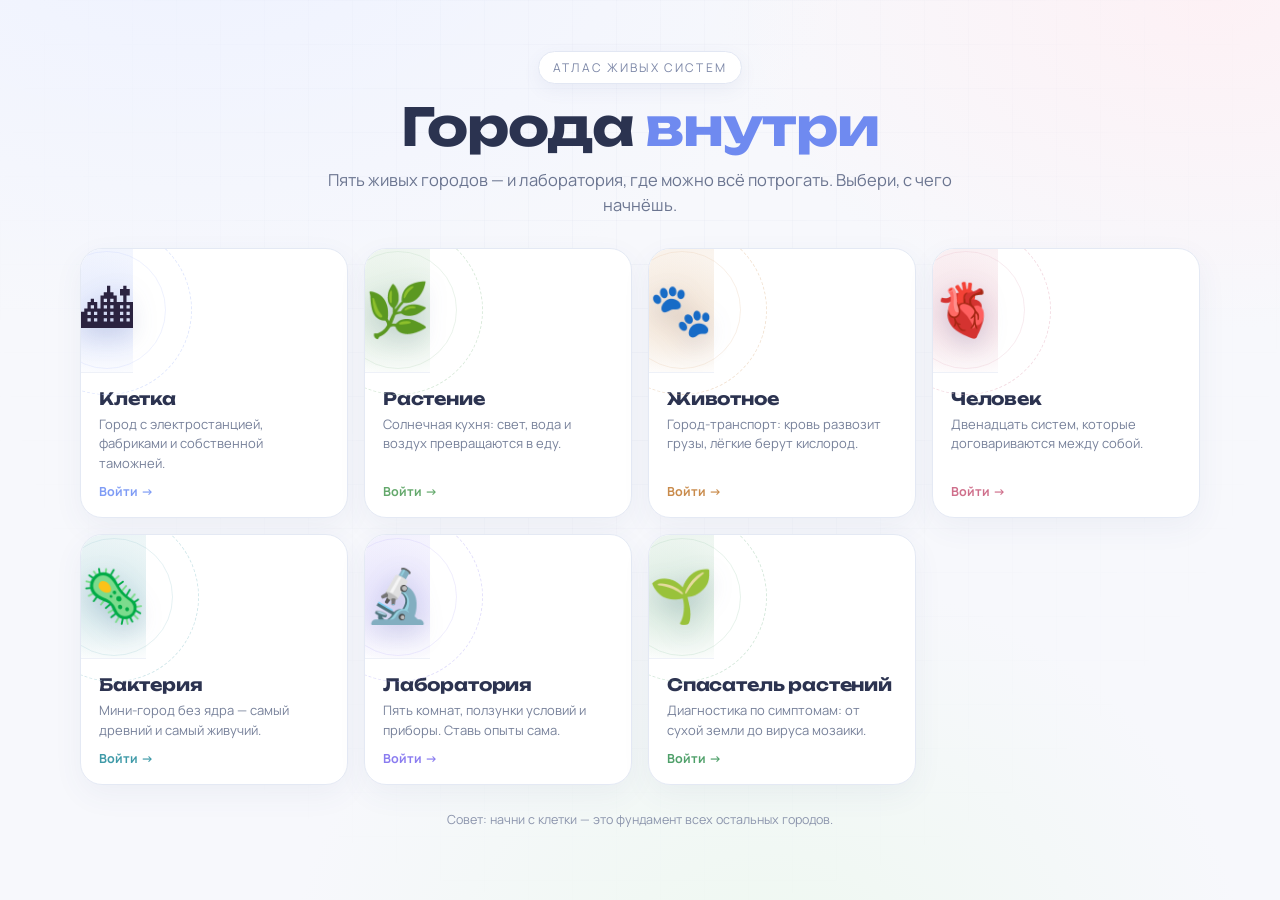
<file: index.html>
<!DOCTYPE html>
<html lang="ru">
<head>
<meta charset="utf-8">
<meta name="viewport" content="width=device-width, initial-scale=1, viewport-fit=cover">
<title>Города внутри — атлас живых систем</title>
<meta name="description" content="Атлас живых систем: клетка, растение, животное, человек и бактерия как города. Лаборатория опытов и спасатель растений.">
<link rel="preconnect" href="https://fonts.googleapis.com">
<link rel="preconnect" href="https://fonts.gstatic.com" crossorigin>
<link href="https://fonts.googleapis.com/css2?family=Manrope:wght@400;500;600;700&family=Unbounded:wght@500;600;700&display=swap" rel="stylesheet">
<link rel="stylesheet" href="css/style.css?v=20261118f">
<link rel="stylesheet" href="css/extras.css?v=20261118f">
<link rel="stylesheet" href="css/lab.css?v=20261118f">
<link rel="stylesheet" href="css/atlas.css?v=20261118f">
<link rel="stylesheet" href="css/rescue.css?v=20261119a">
<link rel="stylesheet" href="css/profile.css?v=20261119c">
</head>
<body>
<div class="app">
  <header class="topbar">
    <div class="brand">
      <div class="brand-mark">🏙</div>
      <div>
        <h1>Города внутри</h1>
        <p>Атлас живых систем · клетка как город</p>
      </div>
    </div>
    <div class="controls">
      <button class="btn" id="profileBtn" title="Профиль"><span class="pf-chip">🙂</span><span class="lbl">Профиль</span></button>
      <button class="btn" id="atlasBtn"><span>🗺</span><span class="lbl">Атлас</span></button>
      <button class="btn" id="eyeBtn"><span>🔬</span><span class="lbl">Окуляр</span></button>
      <button class="btn" id="night"><span>🌙</span><span class="lbl">Ночь</span></button>
    </div>
  </header>

  <nav class="tabs" aria-label="Системы">
    <button class="tab on" data-sys="cell"><span>🏙</span>Клетка</button>
    <button class="tab" data-sys="plant"><span>🌿</span>Растение</button>
    <button class="tab" data-sys="animal"><span>🐾</span>Животное</button>
    <button class="tab" data-sys="human"><span>🫀</span>Человек</button>
    <button class="tab" data-sys="bacteria"><span>🦠</span>Бактерия</button>
    <button class="tab" data-sys="lab"><span>🔬</span>Лаборатория</button>
    <button class="tab" data-sys="rescue"><span>🌱</span>Спасатель</button>
  </nav>

  <div class="stage-wrap">
    <div class="stage" id="stage"></div>
    <div class="hint" id="hint">Наведи или нажми на здание — расскажу, что это 👆</div>
    <aside class="panel" id="panel" aria-live="polite"></aside>
  </div>

  <nav class="chips" id="chips" aria-label="Объекты города"></nav>
  <div class="lab" id="lab"></div>
  <div class="rescue" id="rescue"></div>
  <div class="photo" id="photo"></div>
  <div class="eye" id="eye"></div>
  <div class="atlas" id="atlas"></div>
  <div class="profile" id="profile"></div>
  <div class="toast" id="toast" role="status"></div>
</div>
<script src="js/data.js?v=20261118f"></script>
<script src="js/plant-data.js?v=20261118f"></script>
<script src="js/animal-data.js?v=20261118f"></script>
<script src="js/human-data.js?v=20261118f"></script>
<script src="js/bacteria-data.js?v=20261118f"></script>
<script src="js/extra-data.js?v=20261118f"></script>
<script src="js/scenes.js?v=20261118f"></script>
<script src="js/app.js?v=20261118f"></script>
<script src="js/plant-scene.js?v=20261118f"></script>
<script src="js/animal-scene.js?v=20261118f"></script>
<script src="js/human-scene.js?v=20261118f"></script>
<script src="js/bacteria-scene.js?v=20261118f"></script>
<script src="js/rescue-data.js?v=20261118f"></script>
<script src="js/boot.js?v=20261118f"></script>
<script src="js/extras.js?v=20261118f"></script>
<script src="js/lab-data.js?v=20261118f"></script>
<script src="js/lab.js?v=20261118f"></script>
<script src="js/rescue.js?v=20261118f"></script>
<script src="js/photo-credits.js?v=20261119b"></script>
<script src="js/photo.js?v=20261119b"></script>
<script src="js/profile.js?v=20261119d"></script>
<script src="js/eye.js?v=20261118f"></script>
<script src="js/atlas.js?v=20261118f"></script>
</body>
</html>
</file>
<file: css/style.css>
:root{
  --ink:#2b2340;
  --ink-soft:#5a5273;
  --card:rgba(255,255,255,.72);
  --card-strong:rgba(255,255,255,.9);
  --line:rgba(75,55,90,.12);
  --accent:#ff8f6b;
  --accent-2:#8f7bf0;
  --warm:#ffcf86;
}

*{box-sizing:border-box}
html,body{height:100%}
body{
  margin:0;
  font-family:Manrope,system-ui,-apple-system,"Segoe UI",sans-serif;
  color:var(--ink);
  background:
    radial-gradient(120% 80% at 50% -10%, #fff6e8 0%, #ffe6d4 32%, #e6dcf7 62%, #cfc9f0 100%);
  overflow:hidden;
  transition:background .8s ease, color .6s ease;
  -webkit-font-smoothing:antialiased;
}
body.night{
  color:#eae6ff;
  background:
    radial-gradient(120% 80% at 50% -10%, #1b2350 0%, #131a3c 35%, #0b1026 70%, #070a18 100%);
}

.app{position:relative;display:grid;grid-template-rows:auto auto minmax(0,1fr) auto;height:100dvh;height:100vh}

/* ---------- top bar ---------- */
.topbar{
  display:flex;align-items:center;justify-content:space-between;gap:16px;
  padding:14px 22px 6px;
  z-index:6;
}
.brand{display:flex;align-items:center;gap:12px;min-width:0}
.brand-mark{
  width:44px;height:44px;flex:0 0 auto;display:grid;place-items:center;
  font-size:22px;border-radius:14px;
  background:linear-gradient(160deg,#fff8ec,#ffe3c8);
  box-shadow:0 8px 20px rgba(180,120,80,.22), inset 0 0 0 1px rgba(255,255,255,.9);
}
body.night .brand-mark{background:linear-gradient(160deg,#2b3360,#1b2246);box-shadow:0 8px 20px rgba(0,0,0,.4), inset 0 0 0 1px rgba(255,255,255,.08)}
.brand h1{
  margin:0;font-family:Unbounded,Manrope,sans-serif;font-weight:700;
  font-size:clamp(16px,2.2vw,22px);letter-spacing:-.02em;
  background:linear-gradient(92deg,#3b2a56,#8f5bd0 55%,#ff8f6b);
  -webkit-background-clip:text;background-clip:text;color:transparent;
}
body.night .brand h1{background:linear-gradient(92deg,#fff0d6,#c8b6ff 55%,#ff9f7d);-webkit-background-clip:text;background-clip:text}
.brand p{margin:2px 0 0;font-size:12.5px;color:var(--ink-soft);white-space:nowrap;overflow:hidden;text-overflow:ellipsis}
body.night .brand p{color:#a9a5cf}

.controls{display:flex;align-items:center;gap:8px}
.btn{
  font-family:inherit;font-size:13.5px;font-weight:600;color:var(--ink);
  border:1px solid rgba(255,255,255,.8);
  background:rgba(255,255,255,.62);
  backdrop-filter:blur(10px);
  padding:9px 14px;border-radius:13px;cursor:pointer;
  display:inline-flex;align-items:center;gap:7px;
  box-shadow:0 6px 16px rgba(120,90,140,.13);
  transition:transform .15s ease, background .2s ease, box-shadow .2s ease;
}
.btn:hover{transform:translateY(-1px);background:rgba(255,255,255,.85);box-shadow:0 10px 22px rgba(120,90,140,.18)}
.btn:active{transform:translateY(0)}
.btn.on{background:linear-gradient(140deg,#ffb184,#ff8f6b);color:#fff;box-shadow:0 8px 20px rgba(255,143,107,.4)}
body.night .btn{color:#e9e5ff;background:rgba(58,66,116,.55);border-color:rgba(255,255,255,.12);box-shadow:0 6px 16px rgba(0,0,0,.3)}
body.night .btn.on{background:linear-gradient(140deg,#7f6cf0,#5b4bd6);color:#fff}
.btn-icon{padding:9px 11px}

/* ---------- stage ---------- */
.stage-wrap{position:relative;min-height:0;padding:0 10px}
.stage{width:100%;height:100%}
.stage svg{width:100%;height:100%;display:block;overflow:visible}

.hint{
  position:absolute;left:50%;bottom:10px;transform:translateX(-50%);
  padding:9px 16px;border-radius:999px;font-size:13px;font-weight:600;
  color:#5c4a52;background:rgba(255,255,255,.7);backdrop-filter:blur(8px);
  box-shadow:0 8px 20px rgba(120,80,90,.15);
  pointer-events:none;transition:opacity .5s ease, transform .5s ease;
  white-space:nowrap;max-width:92vw;overflow:hidden;text-overflow:ellipsis;
}
body.night .hint{color:#ded9ff;background:rgba(40,46,88,.65)}
.hint.hide{opacity:0;transform:translate(-50%,10px)}

/* ---------- panel ---------- */
.panel{
  position:absolute;top:8px;right:18px;width:352px;max-height:calc(100% - 24px);
  overflow:auto;padding:22px 22px 20px;border-radius:24px;
  background:var(--card-strong);backdrop-filter:blur(18px) saturate(1.2);
  box-shadow:0 22px 50px rgba(90,60,110,.22), inset 0 0 0 1px rgba(255,255,255,.7);
  opacity:0;transform:translateX(26px) scale(.98);pointer-events:none;
  transition:opacity .32s ease, transform .32s cubic-bezier(.2,.8,.3,1);
  z-index:5;
}
.panel.open{opacity:1;transform:none;pointer-events:auto}
body.night .panel{background:rgba(26,32,64,.9);box-shadow:0 22px 50px rgba(0,0,0,.5), inset 0 0 0 1px rgba(255,255,255,.08)}
.panel::-webkit-scrollbar{width:6px}
.panel::-webkit-scrollbar-thumb{background:rgba(120,100,150,.25);border-radius:99px}

.panel-kicker{
  display:inline-block;font-size:10.5px;font-weight:700;letter-spacing:.14em;text-transform:uppercase;
  color:#b4603f;background:linear-gradient(120deg,#ffe9d2,#ffd9c2);
  padding:5px 10px;border-radius:8px;margin-bottom:10px;
}
body.night .panel-kicker{color:#ffc9a8;background:rgba(255,160,110,.16)}
.panel h2{
  margin:0 0 8px;font-family:Unbounded,Manrope,sans-serif;font-weight:600;
  font-size:23px;line-height:1.2;letter-spacing:-.02em;
}
.panel-lead{margin:0 0 16px;font-size:14.5px;line-height:1.5;color:#4b4468}
body.night .panel-lead{color:#c3bee6}
.panel-section{margin:0 0 14px}
.panel-section h3{
  margin:0 0 5px;font-size:10.5px;font-weight:700;letter-spacing:.13em;
  text-transform:uppercase;color:#9b8fb8;
}
.panel-section p{margin:0;font-size:13.6px;line-height:1.58;color:#37304f}
body.night .panel-section p{color:#cfcaef}
.fact{
  display:flex;gap:10px;align-items:flex-start;margin-top:16px;
  padding:12px 14px;border-radius:16px;
  background:linear-gradient(140deg,#fff6e2,#ffeacb);
  box-shadow:inset 0 0 0 1px rgba(230,180,110,.35);
}
body.night .fact{background:linear-gradient(140deg,rgba(255,200,120,.12),rgba(255,160,110,.07));box-shadow:inset 0 0 0 1px rgba(255,200,140,.16)}
.fact-ico{font-size:15px;line-height:1.45}
.fact p{margin:0;font-size:12.8px;line-height:1.55;color:#5b4630}
body.night .fact p{color:#f0dcc0}

.panel-close{
  position:absolute;top:14px;right:14px;width:30px;height:30px;border-radius:10px;
  border:0;background:rgba(120,100,150,.09);color:#6b5f88;font-size:18px;line-height:1;
  cursor:pointer;display:grid;place-items:center;transition:background .2s;
}
.panel-close:hover{background:rgba(120,100,150,.18)}
body.night .panel-close{color:#cfcaef;background:rgba(255,255,255,.08)}

/* ---------- chips ---------- */
.chips{
  display:flex;gap:8px;overflow-x:auto;padding:10px 20px 16px;
  scrollbar-width:none;z-index:6;
}
.chips::-webkit-scrollbar{display:none}
.chip{
  flex:0 0 auto;font-family:inherit;font-size:12.5px;font-weight:600;
  color:#5a5170;background:rgba(255,255,255,.55);
  border:1px solid rgba(255,255,255,.8);
  padding:7px 14px;border-radius:999px;cursor:pointer;white-space:nowrap;
  transition:all .2s ease;box-shadow:0 4px 12px rgba(120,90,140,.08);
}
.chip:hover{background:rgba(255,255,255,.9);transform:translateY(-1px)}
.chip.active{background:linear-gradient(140deg,#ffb184,#ff8f6b);color:#fff;box-shadow:0 6px 16px rgba(255,143,107,.35)}
body.night .chip{color:#c9c4ea;background:rgba(48,55,100,.55);border-color:rgba(255,255,255,.1)}
body.night .chip.active{background:linear-gradient(140deg,#7f6cf0,#5b4bd6);color:#fff}

/* ---------- svg scene ---------- */
#scene text{font-family:Manrope,system-ui,sans-serif}

.island-top{fill:url(#groundGrad)}
body.night .island-top{fill:url(#groundGradNight)}

.wall{stroke:url(#wallGrad);stroke-width:13;fill:none;stroke-linejoin:round}
body.night .wall{filter:drop-shadow(0 0 8px rgba(180,150,255,.55))}

.bldg{cursor:pointer;transition:filter .25s ease}
.bldg:hover{filter:drop-shadow(0 0 12px rgba(255,225,170,.75))}
.bldg.active{filter:drop-shadow(0 0 18px rgba(255,205,120,.95))}
body.night .bldg.active{filter:drop-shadow(0 0 20px rgba(255,190,110,.95))}

.shadow{fill:rgba(95,65,70,.16)}
body.night .shadow{fill:rgba(0,0,0,.35)}

.win{fill:#4a5570;opacity:.5;transition:fill .5s}
.win.lit{fill:#ffe0a3;opacity:.9;animation:flicker 6s ease-in-out infinite}
body.night .win{fill:#232c4a;opacity:.7}
body.night .win.lit{fill:#ffcc70;filter:drop-shadow(0 0 4px rgba(255,190,90,.85))}
@keyframes flicker{0%,100%{opacity:.9}42%{opacity:.55}58%{opacity:1}}

.smoke{fill:rgba(255,255,255,.55);animation:smoke 6s linear infinite}
body.night .smoke{fill:rgba(200,205,255,.35)}
@keyframes smoke{
  0%{transform:translate(0,0) scale(.55);opacity:0}
  18%{opacity:.65}
  100%{transform:translate(7px,-54px) scale(1.7);opacity:0}
}

.flow{stroke-dasharray:6 18;animation:dash 1.6s linear infinite}
@keyframes dash{to{stroke-dashoffset:-24}}
.lane{stroke-dasharray:9 14;animation:dash 3.2s linear infinite}

.blink{animation:blink 1.6s ease-in-out infinite}
@keyframes blink{0%,100%{opacity:1}50%{opacity:.15}}
.gate-light{animation:blink 2.4s ease-in-out infinite}

.star{opacity:0;transition:opacity .8s ease}
body.night .star{opacity:.85}
.cloud{fill:#fff;opacity:.55;animation:drift 70s ease-in-out infinite}
body.night .cloud{fill:#3a4478;opacity:.4}
@keyframes drift{0%,100%{transform:translateX(-18px)}50%{transform:translateX(24px)}}

.tag{opacity:1;pointer-events:none;transition:opacity .2s ease}
.tag rect{fill:rgba(42,32,58,.72);stroke:rgba(255,255,255,.3);stroke-width:.8}
body.night .tag rect{fill:rgba(14,18,40,.8);stroke:rgba(255,255,255,.22)}
.tag-name{fill:#fff;font-size:10.5px;font-weight:700;text-anchor:middle;letter-spacing:.01em}
.bldg:hover .tag rect{fill:rgba(255,160,96,.95);stroke:rgba(255,255,255,.75)}
.bldg:hover .tag-name{fill:#33200e}
.bldg.active .tag rect{fill:#ff9b62;stroke:#fff}
.bldg.active .tag-name{fill:#2c1a0c}

.leaf{transform-origin:center bottom;animation:sway 5s ease-in-out infinite}
@keyframes sway{0%,100%{transform:rotate(-1.6deg)}50%{transform:rotate(1.6deg)}}

body.night #scene{filter:saturate(1.05) brightness(.9)}

/* ---------- mobile ---------- */
@media (max-width:880px){
  .topbar{padding:10px 14px 4px;gap:8px}
  .brand-mark{width:38px;height:38px;font-size:19px;border-radius:12px}
  .brand p{display:none}
  .btn{padding:8px 11px;font-size:12.5px}
  .btn .lbl{display:none}
  .btn-icon{display:none}
  .stage-wrap{padding:0}
  .hint{bottom:6px;font-size:11.5px;padding:7px 12px}
  .panel{
    position:fixed;left:8px;right:8px;bottom:8px;top:auto;width:auto;
    max-height:56vh;border-radius:22px;padding:18px 18px 16px;
    transform:translateY(112%);opacity:0;
  }
  .panel.open{transform:none;opacity:1}
  .panel h2{font-size:20px}
  .chips{padding:8px 12px 12px;gap:6px}
  .chip{font-size:11.5px;padding:6px 12px}
}

/* --- атлас: вкладки систем --- */
.tabs{display:flex;gap:8px;padding:2px 26px 0;flex-wrap:wrap}
.tab{display:inline-flex;align-items:center;gap:7px;border:1px solid rgba(140,110,150,.16);background:rgba(255,255,255,.65);backdrop-filter:blur(8px);color:#5b4a63;font:600 13.5px/1 Manrope,system-ui,sans-serif;padding:9px 15px;border-radius:999px;cursor:pointer;transition:.2s;position:relative}
.tab span{font-size:15px}
.tab i{font-style:normal;font-size:9.5px;letter-spacing:.06em;text-transform:uppercase;color:#a99bae;background:rgba(160,140,170,.14);padding:3px 6px;border-radius:6px;margin-left:2px}
.tab:hover{background:#fff;transform:translateY(-1px)}
.tab.on{background:linear-gradient(120deg,#fff3e2,#ffe6d0);border-color:rgba(226,160,110,.5);color:#8a4f2a;box-shadow:0 8px 20px -12px rgba(200,130,90,.7)}
.tab.on i{display:none}
.toast{position:fixed;left:50%;bottom:86px;transform:translate(-50%,14px);background:rgba(52,40,58,.92);color:#fff5e8;font:600 13px Manrope,sans-serif;padding:11px 17px;border-radius:14px;opacity:0;pointer-events:none;transition:.28s;z-index:40;max-width:86vw;text-align:center}
.toast.show{opacity:1;transform:translate(-50%,0)}
body.night .tab{background:rgba(255,255,255,.07);border-color:rgba(255,255,255,.12);color:#d9d3ef}
body.night .tab.on{background:linear-gradient(120deg,#3b3a63,#4a3f63);color:#ffdcaa;border-color:rgba(255,200,140,.35)}
@media (max-width:760px){.tabs{padding:0 14px;flex-wrap:nowrap;overflow-x:auto;scrollbar-width:none}.tabs::-webkit-scrollbar{display:none}.tab{white-space:nowrap;padding:8px 12px;font-size:12.5px}.toast{bottom:120px}.stage-wrap{overflow:hidden}.stage svg{transform:scale(1.3)}.hint{bottom:2px}}
</file>
<file: css/extras.css>
/* --- механики: экскурсия, поломки, карта, время --- */
.cc-btn{padding:9px 12px}
.cc-prog{font:700 12.5px Manrope,sans-serif;color:#8a6f96;background:rgba(255,255,255,.5);padding:7px 11px;border-radius:11px;border:1px solid rgba(140,110,150,.14)}
body.night .cc-prog{color:#cdc6ee;background:rgba(48,55,100,.55);border-color:rgba(255,255,255,.1)}

.chip.seen::after{content:" ✓";color:#3fa36b;font-weight:800}
.chip.active.seen::after{color:#fff}
body.night .chip.seen::after{color:#7fe0a6}

/* поломка */
.bldg.broken{filter:grayscale(.85) brightness(.72) contrast(.9);opacity:.75}
.bldg.broken .tag rect{fill:rgba(120,40,40,.9);stroke:#ffb3b3}
.bldg.broken::after{content:""}

/* блок в панели */
.fx{margin-top:14px;border-top:1px dashed rgba(120,100,150,.28);padding-top:12px}
.fx-row{display:flex;gap:8px;flex-wrap:wrap}
.fx-btn{font:600 12.5px Manrope,sans-serif;color:#5b4a63;background:rgba(255,255,255,.75);border:1px solid rgba(140,110,150,.2);border-radius:11px;padding:8px 11px;cursor:pointer;transition:.18s}
.fx-btn:hover{background:#fff;transform:translateY(-1px)}
.fx-btn.on{background:linear-gradient(140deg,#ffb184,#ff8f6b);color:#fff;border-color:transparent}
.fx-btn.danger.on{background:linear-gradient(140deg,#f0776d,#d8534a)}
.fx-body .fx-p{margin:10px 0 0;font-size:13.2px;line-height:1.6;color:#3d3557}
body.night .fx-btn{color:#d9d3ef;background:rgba(58,66,116,.6);border-color:rgba(255,255,255,.12)}
body.night .fx-body .fx-p{color:#cfcaef}

/* мини-карта */
#cc-map{position:absolute;left:16px;bottom:14px;z-index:4;opacity:.92;transition:opacity .2s,transform .2s}
#cc-map:hover{opacity:1;transform:translateY(-2px)}
#cc-map svg{display:block;overflow:visible}
.mm-bg{fill:rgba(255,255,255,.55);stroke:rgba(140,110,150,.18)}
body.night .mm-bg{fill:rgba(24,30,60,.62);stroke:rgba(255,255,255,.12)}
.mm-dot{fill:#ff9b62;stroke:#fff;stroke-width:1.4;cursor:pointer;transition:r .15s}
.mm-dot:hover{fill:#ff7a3d;r:6}
body.night .mm-dot{fill:#9d8bf5;stroke:#1a1f3c}

/* погода */
#cc-weather{position:absolute;inset:0;pointer-events:none;z-index:3;opacity:0;transition:opacity .8s ease}
body.t-rain #cc-weather{opacity:1;background-image:repeating-linear-gradient(101deg,rgba(180,205,255,.55) 0 1px,transparent 1px 9px);background-size:auto;animation:rainmove .6s linear infinite}
@keyframes rainmove{to{background-position:-24px 60px}}
body.t-winter #cc-weather{opacity:1;background-image:radial-gradient(2px 2px at 20% 10%,#fff,transparent),radial-gradient(2px 2px at 70% 30%,#fff,transparent),radial-gradient(1.6px 1.6px at 40% 70%,#fff,transparent),radial-gradient(2px 2px at 85% 60%,#fff,transparent),radial-gradient(1.5px 1.5px at 10% 55%,#fff,transparent);background-size:220px 220px;animation:snowmove 9s linear infinite;opacity:.9}
@keyframes snowmove{to{background-position:0 220px}}

/* состояния сцены */
body.still .flow,body.still .lane,body.still .smoke,body.still .win.lit,body.still .blink,body.still .gate-light,body.still .leaf{animation-play-state:paused}

body.t-morning .stage svg{filter:saturate(1.05) brightness(1.06) hue-rotate(-6deg)}
body.t-sunset .stage svg{filter:saturate(1.2) sepia(.18) hue-rotate(-14deg) brightness(.96)}
body.t-winter .stage svg{filter:saturate(.62) brightness(1.1) hue-rotate(8deg)}
body.still.t-sunset .stage svg{animation:none}

/* мобильно */
@media (max-width:880px){
  #cc-map{left:8px;bottom:64px;transform:scale(.8);transform-origin:left bottom}
  .cc-prog{display:none}
  .cc-btn{padding:8px 10px}
}
@media (max-width:760px){ #cc-map{display:none} }
</file>
<file: css/lab.css>
/* Города внутри — лаборатория: комната, сцена, приборы, журнал */

.app.lab-on .stage-wrap,
.app.lab-on .chips,
.app.lab-on #hint,
.app.lab-on #cc-tour,
.app.lab-on #cc-live,
.app.lab-on #cc-time,
.app.lab-on #cc-prog,
.app.lab-on #cc-map,
.app.lab-on #cc-weather{display:none !important}
.app.lab-on .controls{gap:8px}

.lab{
  display:none;
  min-height:0;
  overflow:auto;
  padding:4px 22px 26px;
  scrollbar-width:thin;
}
.app.lab-on .lab{display:block;grid-row:3 / span 2}
.lab::-webkit-scrollbar{width:8px}
.lab::-webkit-scrollbar-thumb{background:rgba(120,100,150,.22);border-radius:99px}

/* ---------- шапка ---------- */
.lab-head{
  display:flex;align-items:flex-end;justify-content:space-between;gap:18px;
  flex-wrap:wrap;margin:2px 0 14px;
}
.lab-title{display:flex;align-items:center;gap:14px;min-width:0}
.lab-ico{
  width:50px;height:50px;flex:0 0 auto;display:grid;place-items:center;font-size:25px;
  border-radius:16px;background:linear-gradient(160deg,#fff9ef,#ffe6cd);
  box-shadow:0 10px 24px rgba(180,120,80,.2), inset 0 0 0 1px rgba(255,255,255,.9);
}
body.night .lab-ico{background:linear-gradient(160deg,#2b3360,#1b2246);box-shadow:0 10px 24px rgba(0,0,0,.42), inset 0 0 0 1px rgba(255,255,255,.08)}
.lab-title h2{
  margin:0;font-family:Unbounded,Manrope,sans-serif;font-weight:600;
  font-size:clamp(16px,2vw,21px);letter-spacing:-.02em;
}
.lab-title p{margin:3px 0 0;font-size:12.8px;color:var(--ink-soft);max-width:52ch}
body.night .lab-title p{color:#a9a5cf}

.lab-rooms{display:flex;gap:7px;flex-wrap:wrap}
.lab-room{
  font-family:inherit;font-size:13px;font-weight:600;color:var(--ink);
  display:inline-flex;align-items:center;gap:7px;cursor:pointer;
  padding:8px 14px 8px 11px;border-radius:13px;
  border:1px solid rgba(255,255,255,.85);
  background:rgba(255,255,255,.55);
  box-shadow:0 4px 14px rgba(120,90,160,.08);
  transition:transform .16s ease, background .2s ease, box-shadow .2s ease;
}
.lab-room span{font-size:16px;line-height:1}
.lab-room:hover{transform:translateY(-1px);background:rgba(255,255,255,.8)}
.lab-room.on{
  background:linear-gradient(160deg,#fff7ee,#ffe4d2);
  border-color:rgba(255,160,110,.5);
  box-shadow:0 8px 22px rgba(255,140,100,.24), inset 0 0 0 1px rgba(255,255,255,.8);
}
body.night .lab-room{color:#eae6ff;background:rgba(255,255,255,.07);border-color:rgba(255,255,255,.12)}
body.night .lab-room.on{background:linear-gradient(160deg,#3a2f52,#4a3050);border-color:rgba(255,160,120,.45)}

/* ---------- сетка ---------- */
.lab-body{display:grid;grid-template-columns:minmax(0,1.32fr) minmax(300px,.88fr);gap:16px;align-items:start}

.lab-left{display:flex;flex-direction:column;gap:12px;min-width:0}
.lab-stage{
  position:relative;border-radius:24px;overflow:hidden;
  background:linear-gradient(170deg,#ffffff,#f4f1fb);
  box-shadow:0 18px 44px rgba(110,80,160,.14), inset 0 0 0 1px rgba(255,255,255,.9);
}
body.night .lab-stage{background:linear-gradient(170deg,#1d2348,#161c3a);box-shadow:0 18px 44px rgba(0,0,0,.4), inset 0 0 0 1px rgba(255,255,255,.06)}
.lab-svg{display:block;width:100%;height:auto}

/* сцена внутри svg */
.lab-focus{animation:labPop .5s cubic-bezier(.22,1.1,.36,1) both}
@keyframes labPop{from{opacity:0;transform:translateY(8px) scale(.985)}to{opacity:1;transform:none}}
.lab-emoji{font-family:"Noto Color Emoji","Apple Color Emoji","Segoe UI Emoji",Manrope,sans-serif}
.lab-beam{transition:opacity .45s ease}
.lab-tile{cursor:pointer;transition:opacity .2s ease}
.lab-tile:hover rect{stroke-opacity:.6}
.lab-tile rect{transition:fill .2s ease, stroke-opacity .2s ease}
.lab-ecg{stroke-dasharray:170;stroke-dashoffset:170;animation:labEcg 1s linear infinite}
@keyframes labEcg{to{stroke-dashoffset:-170}}
.lab-colony{animation:labGrow .45s ease both}
@keyframes labGrow{from{opacity:0;transform:scale(.4)}to{opacity:.85;transform:none}}

/* ---------- вердикт ---------- */
.lab-result{min-width:0}
.lab-verdict{
  border-radius:20px;padding:15px 17px;
  background:rgba(255,255,255,.72);
  box-shadow:0 10px 28px rgba(110,80,160,.1), inset 0 0 0 1px rgba(255,255,255,.85);
  border-left:4px solid #9aa7c7;
}
.lab-verdict.good{border-left-color:#5fbf8a;background:linear-gradient(100deg,rgba(233,250,240,.95),rgba(255,255,255,.72))}
.lab-verdict.warn{border-left-color:#e8b25a;background:linear-gradient(100deg,rgba(255,247,228,.95),rgba(255,255,255,.72))}
.lab-verdict.bad{border-left-color:#e27d7d;background:linear-gradient(100deg,rgba(255,236,236,.95),rgba(255,255,255,.72))}
body.night .lab-verdict{background:rgba(255,255,255,.07);box-shadow:0 10px 28px rgba(0,0,0,.3), inset 0 0 0 1px rgba(255,255,255,.08)}
body.night .lab-verdict.good{background:linear-gradient(100deg,rgba(50,90,70,.55),rgba(255,255,255,.05))}
body.night .lab-verdict.warn{background:linear-gradient(100deg,rgba(95,80,40,.55),rgba(255,255,255,.05))}
body.night .lab-verdict.bad{background:linear-gradient(100deg,rgba(100,50,55,.55),rgba(255,255,255,.05))}
.lv-top{display:flex;align-items:center;gap:9px;flex-wrap:wrap}
.lv-mark{font-size:17px;line-height:1}
.lv-top b{font-size:14.5px}
.lv-score{
  margin-left:auto;font-size:11.5px;font-weight:600;color:#6b6483;
  padding:3px 9px;border-radius:99px;background:rgba(255,255,255,.75);
  box-shadow:inset 0 0 0 1px rgba(120,100,150,.12);white-space:nowrap;
}
body.night .lv-score{color:#c3bde4;background:rgba(255,255,255,.1);box-shadow:inset 0 0 0 1px rgba(255,255,255,.12)}
.lv-main{margin:7px 0 0;font-size:13.3px;line-height:1.55;color:#3f3757}
body.night .lv-main{color:#ddd8f5}
.lv-list{margin:8px 0 0;padding:0;list-style:none;display:flex;flex-direction:column;gap:6px}
.lv-list li{
  position:relative;padding-left:16px;font-size:12.8px;line-height:1.5;color:#4a4266;
}
.lv-list li::before{content:"";position:absolute;left:3px;top:7px;width:5px;height:5px;border-radius:99px;background:currentColor;opacity:.45}
body.night .lv-list li{color:#c9c3e6}
.lv-opt{margin:9px 0 0;font-size:11.5px;line-height:1.5;color:#8b84a6}
body.night .lv-opt{color:#9c96bd}

/* ---------- сайдбар ---------- */
.lab-side{display:flex;flex-direction:column;gap:12px;min-width:0}
.lab-block{
  border-radius:20px;padding:14px 15px 15px;
  background:rgba(255,255,255,.62);
  box-shadow:0 10px 28px rgba(110,80,160,.08), inset 0 0 0 1px rgba(255,255,255,.85);
  backdrop-filter:blur(8px);
}
body.night .lab-block{background:rgba(255,255,255,.06);box-shadow:0 10px 28px rgba(0,0,0,.28), inset 0 0 0 1px rgba(255,255,255,.07)}
.lab-block h3{
  margin:0 0 10px;font-size:11px;font-weight:700;letter-spacing:.1em;text-transform:uppercase;
  color:#8b83a8;display:flex;align-items:center;gap:7px;
}
.lab-block h3::after{content:"";flex:1;height:1px;background:linear-gradient(90deg,rgba(140,120,180,.22),transparent)}
body.night .lab-block h3{color:#9c96bd}

.lab-subs{display:flex;flex-wrap:wrap;gap:6px}
.lab-sub{
  font-family:inherit;font-size:12.2px;font-weight:500;color:#3f3757;cursor:pointer;
  display:inline-flex;align-items:center;gap:5px;padding:6px 11px 6px 8px;border-radius:11px;
  border:1px solid rgba(120,100,150,.14);background:rgba(255,255,255,.7);
  transition:transform .14s ease, background .18s ease, border-color .18s ease;
}
.lab-sub span{font-size:14px;line-height:1}
.lab-sub:hover{transform:translateY(-1px);background:#fff}
.lab-sub.on{
  color:#2b2340;border-color:rgba(255,150,105,.55);
  background:linear-gradient(160deg,#fff6ee,#ffe8d8);
  box-shadow:0 5px 14px rgba(255,140,100,.18);
}
body.night .lab-sub{color:#e3dffa;background:rgba(255,255,255,.08);border-color:rgba(255,255,255,.12)}
body.night .lab-sub.on{color:#fff;background:linear-gradient(160deg,#4a3350,#5a3448);border-color:rgba(255,160,120,.5)}

/* ---------- ползунки ---------- */
.lab-knobs{display:flex;flex-direction:column;gap:11px}
.lab-knob{padding:9px 11px 8px;border-radius:14px;background:rgba(255,255,255,.55);border:1px solid rgba(120,100,150,.1);transition:background .2s ease,border-color .2s ease}
body.night .lab-knob{background:rgba(255,255,255,.05);border-color:rgba(255,255,255,.09)}
.lab-knob.ok{border-color:rgba(95,191,138,.4);background:rgba(240,252,246,.7)}
.lab-knob.low,.lab-knob.high{border-color:rgba(226,125,125,.35);background:rgba(255,244,244,.7)}
body.night .lab-knob.ok{background:rgba(60,120,90,.25)}
body.night .lab-knob.low,body.night .lab-knob.high{background:rgba(120,60,65,.25)}
.lk-top{display:flex;align-items:baseline;justify-content:space-between;gap:8px;margin-bottom:6px}
.lk-name{font-size:12.4px;font-weight:600;color:#3f3757}
body.night .lk-name{color:#e3dffa}
.lk-val{font-family:Unbounded,Manrope,sans-serif;font-size:12px;font-weight:600;color:#6b5aa8;white-space:nowrap}
.lab-knob.ok .lk-val{color:#3f9c6d}
.lab-knob.low .lk-val,.lab-knob.high .lk-val{color:#c9605f}
body.night .lk-val{color:#b9aef7}

.lk-track{position:relative;height:26px;display:flex;align-items:center}
.lk-band{
  position:absolute;top:50%;transform:translateY(-50%);height:8px;border-radius:99px;
  background:linear-gradient(90deg,rgba(95,191,138,.35),rgba(95,191,138,.6));
  box-shadow:inset 0 0 0 1px rgba(95,191,138,.35);
  pointer-events:none;
}
.lk-track input[type=range]{
  -webkit-appearance:none;appearance:none;width:100%;margin:0;background:transparent;cursor:pointer;
  position:relative;z-index:2;height:26px;
}
.lk-track input[type=range]::-webkit-slider-runnable-track{
  height:6px;border-radius:99px;background:rgba(120,100,150,.18);
}
.lk-track input[type=range]::-moz-range-track{height:6px;border-radius:99px;background:rgba(120,100,150,.18)}
.lk-track input[type=range]::-webkit-slider-thumb{
  -webkit-appearance:none;appearance:none;width:20px;height:20px;margin-top:-7px;border-radius:99px;
  background:radial-gradient(circle at 34% 30%,#fff,#ffd9c4 62%,#ffb795);
  box-shadow:0 3px 9px rgba(180,110,80,.4), inset 0 0 0 1px rgba(255,255,255,.9);
  transition:transform .14s ease;
}
.lk-track input[type=range]::-moz-range-thumb{
  width:20px;height:20px;border:none;border-radius:99px;
  background:radial-gradient(circle at 34% 30%,#fff,#ffd9c4 62%,#ffb795);
  box-shadow:0 3px 9px rgba(180,110,80,.4), inset 0 0 0 1px rgba(255,255,255,.9);
}
.lk-track input[type=range]:active::-webkit-slider-thumb{transform:scale(1.12)}
.lk-track input[type=range]:focus-visible{outline:2px solid rgba(255,150,110,.55);outline-offset:3px;border-radius:99px}
.lk-ends{display:flex;justify-content:space-between;gap:8px;margin-top:2px;font-size:10.5px;color:#9a93b3}
body.night .lk-ends{color:#8f89b0}

.lab-actions{display:flex;gap:7px;margin-top:12px}
.lab-btn{
  flex:1;font-family:inherit;font-size:12.6px;font-weight:600;color:#fff;cursor:pointer;
  padding:9px 10px;border-radius:12px;border:none;
  background:linear-gradient(150deg,#ffa47c,#ff835f);
  box-shadow:0 8px 18px rgba(255,120,85,.3);
  transition:transform .14s ease, box-shadow .2s ease, opacity .2s ease;
}
.lab-btn:hover{transform:translateY(-1px);box-shadow:0 11px 22px rgba(255,120,85,.38)}
.lab-btn:active{transform:translateY(0) scale(.99)}
.lab-btn.ghost{
  flex:0 0 auto;color:#5a5273;background:rgba(255,255,255,.8);border:1px solid rgba(120,100,150,.14);
  box-shadow:0 4px 12px rgba(120,90,160,.08);
}
body.night .lab-btn.ghost{color:#d8d3f2;background:rgba(255,255,255,.09);border-color:rgba(255,255,255,.12)}

/* ---------- приборы ---------- */
.lab-gears{display:grid;grid-template-columns:repeat(auto-fill,minmax(94px,1fr));gap:6px}
.lab-gear{
  font-family:inherit;font-size:11.4px;font-weight:600;color:#5a5273;cursor:pointer;
  display:flex;flex-direction:column;align-items:center;gap:3px;
  padding:8px 5px 7px;border-radius:13px;
  border:1px solid rgba(120,100,150,.12);background:rgba(255,255,255,.6);
  line-height:1.2;text-align:center;
  transition:transform .14s ease, background .18s ease, border-color .18s ease, box-shadow .18s ease;
}
.lab-gear span{font-size:18px;line-height:1;filter:grayscale(.55);opacity:.7;transition:filter .2s ease,opacity .2s ease}
.lab-gear:hover{transform:translateY(-1px);background:#fff}
.lab-gear.on{
  color:#3d3358;background:linear-gradient(160deg,#f3f0ff,#e9e2ff);
  border-color:rgba(143,123,240,.45);box-shadow:0 6px 16px rgba(143,123,240,.2);
}
.lab-gear.on span{filter:none;opacity:1}
body.night .lab-gear{color:#cfc9ec;background:rgba(255,255,255,.06);border-color:rgba(255,255,255,.1)}
body.night .lab-gear.on{color:#fff;background:linear-gradient(160deg,#3a2f5e,#2e2a55);border-color:rgba(160,145,255,.5)}

.lab-gear-note{margin-top:10px;display:flex;flex-direction:column;gap:6px}
.lg-note{
  margin:0;font-size:12.2px;line-height:1.5;color:#443c60;
  padding:8px 10px;border-radius:11px;background:rgba(143,123,240,.08);
  border-left:2px solid rgba(143,123,240,.45);
  animation:labFade .3s ease both;
}
.lg-note b{font-weight:700}
body.night .lg-note{color:#d9d4f4;background:rgba(143,123,240,.16);border-left-color:rgba(160,145,255,.55)}
@keyframes labFade{from{opacity:0;transform:translateY(-3px)}to{opacity:1;transform:none}}

/* ---------- журнал ---------- */
.lab-journal{
  margin-top:14px;border-radius:20px;padding:14px 15px;
  background:rgba(255,255,255,.5);
  box-shadow:0 10px 28px rgba(110,80,160,.07), inset 0 0 0 1px rgba(255,255,255,.8);
}
body.night .lab-journal{background:rgba(255,255,255,.05);box-shadow:0 10px 28px rgba(0,0,0,.25), inset 0 0 0 1px rgba(255,255,255,.06)}
.lab-journal h3{
  margin:0 0 10px;font-size:11px;font-weight:700;letter-spacing:.1em;text-transform:uppercase;color:#8b83a8;
  display:flex;align-items:center;gap:7px;
}
.lab-journal h3::after{content:"";flex:1;height:1px;background:linear-gradient(90deg,rgba(140,120,180,.22),transparent)}
body.night .lab-journal h3{color:#9c96bd}
.lab-journal-list{display:grid;grid-template-columns:repeat(auto-fill,minmax(240px,1fr));gap:8px}
.lj-item{
  display:flex;align-items:flex-start;gap:9px;padding:9px 11px;border-radius:14px;
  background:rgba(255,255,255,.72);box-shadow:inset 0 0 0 1px rgba(120,100,150,.1);
  animation:labFade .3s ease both;
}
body.night .lj-item{background:rgba(255,255,255,.06);box-shadow:inset 0 0 0 1px rgba(255,255,255,.08)}
.lj-ico{font-size:19px;line-height:1.2;font-family:"Noto Color Emoji",sans-serif}
.lj-body{min-width:0;flex:1}
.lj-body b{display:block;font-size:12.4px;color:#3a3252}
.lj-body p{margin:2px 0 0;font-size:11.5px;line-height:1.45;color:#6f6889}
body.night .lj-body b{color:#e6e1fa}
body.night .lj-body p{color:#a8a2c7}
.lj-time{font-size:10.5px;color:#9a93b3;white-space:nowrap}
.lab-journal-empty{
  font-size:12.3px;line-height:1.55;color:#8b84a6;
  padding:12px 14px;border-radius:13px;border:1px dashed rgba(120,100,150,.25);text-align:center;
}
body.night .lab-journal-empty{color:#9c96bd;border-color:rgba(255,255,255,.16)}

/* ---------- адаптив ---------- */
@media (max-width:1080px){
  .lab-body{grid-template-columns:1fr}
  .lab-side{order:2}
  .lab-stage{max-height:none}
}
@media (max-width:760px){
  .lab{padding:2px 12px 20px}
  .lab-head{gap:10px;margin-bottom:10px}
  .lab-ico{width:42px;height:42px;font-size:21px;border-radius:13px}
  .lab-title h2{font-size:16px}
  .lab-title p{font-size:11.8px}
  .lab-rooms{gap:5px}
  .lab-room{font-size:12px;padding:7px 11px 7px 9px;border-radius:11px}
  .lab-room span{font-size:14px}
  .lab-stage{border-radius:18px}
  .lab-verdict{padding:12px 13px;border-radius:16px}
  .lv-score{margin-left:0;order:3;width:100%}
  .lab-block{padding:12px;border-radius:16px}
  .lab-gears{grid-template-columns:repeat(auto-fill,minmax(80px,1fr))}
  .lab-journal-list{grid-template-columns:1fr}
  .lab-btn{font-size:12px;padding:9px 8px}
}

/* ---------- «Почему так получилось?» ---------- */
.lab-why .why-list{margin:9px 0 0;display:flex;flex-direction:column;gap:1px}
.why-row{display:flex;gap:9px;align-items:flex-start;padding:6px 8px 6px 9px;border-radius:10px;transition:background .18s}
.why-row:hover{background:rgba(120,100,150,.07)}
body.night .why-row:hover{background:rgba(255,255,255,.06)}
.why-row .why-dot{flex:0 0 auto;width:9px;height:9px;border-radius:99px;margin-top:5px;background:#5fbf8a;box-shadow:0 0 0 3px rgba(95,191,138,.18)}
.why-row.low .why-dot{background:#6d7fd6;box-shadow:0 0 0 3px rgba(109,127,214,.18)}
.why-row.high .why-dot{background:#dd7a4e;box-shadow:0 0 0 3px rgba(221,122,78,.18)}
.why-txt{flex:1 1 auto;min-width:0}
.why-txt b{display:block;font-size:12.9px;color:#3b3350;font-weight:650}
body.night .why-txt b{color:#e7e2fb}
.why-band{display:inline-block;margin-top:1px;font-size:11px;color:#8b84a6;letter-spacing:.01em}
body.night .why-band{color:#9a94bd}
.why-txt p{margin:2px 0 0;font-size:12.3px;line-height:1.45;color:#52496d}
body.night .why-txt p{color:#c6c0e2}
.why-hint{margin:10px 0 0;padding:8px 11px;border-radius:11px;background:rgba(255,255,255,.62);box-shadow:inset 0 0 0 1px rgba(120,100,150,.14);font-size:12.2px;line-height:1.45;color:#4a4266}
body.night .why-hint{background:rgba(255,255,255,.07);box-shadow:inset 0 0 0 1px rgba(255,255,255,.1);color:#cfc9ea}
@media (max-width:640px){
  .why-row{padding:5px 3px}
  .why-txt b{font-size:12.3px}
  .why-txt p{font-size:11.8px}
}
</file>
<file: css/atlas.css>
/* Города внутри — атлас-стартовый экран */
.atlas{
  position:fixed; inset:0; z-index:80; overflow:auto;
  background:
    radial-gradient(1100px 700px at 15% -10%, #eef2ff 0%, rgba(238,242,255,0) 60%),
    radial-gradient(900px 600px at 95% 0%, #fdf1f5 0%, rgba(253,241,245,0) 55%),
    radial-gradient(800px 700px at 60% 110%, #eef8f0 0%, rgba(238,248,240,0) 60%),
    #f7f8fc;
  padding:clamp(20px,4vw,56px) clamp(16px,4vw,56px) 40px;
  transition:opacity .35s ease, visibility .35s ease;
}
.atlas::before{
  content:""; position:fixed; inset:0; pointer-events:none; opacity:.5;
  background-image:linear-gradient(rgba(90,110,160,.07) 1px, transparent 1px),
                   linear-gradient(90deg, rgba(90,110,160,.07) 1px, transparent 1px);
  background-size:44px 44px;
  mask-image:radial-gradient(circle at 50% 30%, #000 0%, transparent 78%);
  -webkit-mask-image:radial-gradient(circle at 50% 30%, #000 0%, transparent 78%);
}
.atlas.hide{ opacity:0; visibility:hidden; pointer-events:none; }
.atlas-inner{ max-width:1120px; margin:0 auto; position:relative; }
.atlas-head{ text-align:center; margin:0 auto 30px; max-width:640px; }
.atlas-kicker{
  display:inline-block; font-size:12px; letter-spacing:.18em; text-transform:uppercase;
  color:#7d88a8; background:#fff; border:1px solid #e2e7f3; padding:7px 14px; border-radius:999px;
  box-shadow:0 6px 18px rgba(80,100,160,.07);
}
.atlas-head h1{
  font-family:Unbounded,Manrope,sans-serif; font-size:clamp(30px,5.2vw,52px); line-height:1.05;
  margin:16px 0 12px; color:#2b3350; letter-spacing:-.02em;
}
.atlas-head h1 em{ font-style:normal; color:#6f8af0; }
.atlas-sub{ color:#6b7590; font-size:clamp(14px,1.6vw,16.5px); line-height:1.55; margin:0; }
.atlas-grid{
  display:grid; grid-template-columns:repeat(auto-fit,minmax(250px,1fr)); gap:16px; margin-top:6px;
}
.atlas-card{
  position:relative; text-align:left; border:1px solid #e4e9f4; background:#fff;
  border-radius:22px; padding:0; cursor:pointer; overflow:hidden;
  box-shadow:0 10px 30px rgba(60,80,140,.06);
  transition:transform .22s ease, box-shadow .22s ease, border-color .22s ease;
  font:inherit; color:inherit; display:flex; flex-direction:column;
  animation:atlasIn .5s ease both;
}
.atlas-card:hover{ transform:translateY(-4px); box-shadow:0 18px 40px rgba(60,80,140,.14); border-color:var(--accent); }
.atlas-card:focus-visible{ outline:3px solid var(--accent); outline-offset:3px; }
.atlas-art{
  position:relative; height:124px; display:flex; align-items:center; justify-content:center;
  background:
    radial-gradient(120px 90px at 50% 55%, color-mix(in srgb, var(--accent) 26%, #ffffff) 0%, rgba(255,255,255,0) 72%),
    linear-gradient(160deg, color-mix(in srgb, var(--accent) 12%, #ffffff), #ffffff 85%);
  border-bottom:1px solid #eef1f8;
}
.atlas-art .ico{ font-size:52px; filter:drop-shadow(0 8px 12px rgba(60,80,140,.18)); transform:translateY(-2px); }
.atlas-art .ring{ position:absolute; width:170px; height:170px; border-radius:50%; border:1px dashed color-mix(in srgb, var(--accent) 45%, #ffffff); opacity:.55; }
.atlas-art .ring.small{ width:118px; height:118px; border-style:solid; opacity:.3; }
.atlas-body{ padding:15px 18px 17px; display:flex; flex-direction:column; gap:6px; flex:1; }
.atlas-body h2{ font-family:Unbounded,Manrope,sans-serif; font-size:17px; margin:0; color:#2c3350; letter-spacing:-.01em; }
.atlas-body p{ margin:0; font-size:13px; line-height:1.5; color:#77819a; flex:1; }
.atlas-go{ font-size:12.5px; font-weight:700; color:var(--accent); margin-top:4px; }
.atlas-foot{ margin-top:26px; text-align:center; color:#8b94ac; font-size:12.5px; }
@keyframes atlasIn{ from{ opacity:0; transform:translateY(12px);} to{ opacity:1; transform:none;} }
body.night .atlas{
  background:
    radial-gradient(1000px 700px at 15% -10%, #1d2740 0%, rgba(29,39,64,0) 60%),
    radial-gradient(900px 600px at 95% 0%, #2a1f2c 0%, rgba(42,31,44,0) 55%),
    #151b2a;
}
body.night .atlas::before{ background-image:linear-gradient(rgba(140,165,220,.08) 1px, transparent 1px), linear-gradient(90deg, rgba(140,165,220,.08) 1px, transparent 1px); }
body.night .atlas-card{ background:#1e2638; border-color:#2c374f; }
body.night .atlas-head h1{ color:#eaf0ff; }
body.night .atlas-head h1 em{ color:#8ea6ff; }
body.night .atlas-kicker{ background:#1e2638; border-color:#2c374f; color:#9aa7c4; }
body.night .atlas-art{ background:linear-gradient(160deg, color-mix(in srgb, var(--accent) 22%, #1e2638), #1e2638 85%); border-color:#2c374f; }
body.night .atlas-body h2{ color:#e8edfb; }
body.night .atlas-body p{ color:#98a3bd; }
@media (max-width:560px){
  .atlas{ padding:22px 14px 30px; }
  .atlas-grid{ grid-template-columns:1fr 1fr; gap:11px; }
  .atlas-art{ height:96px; }
  .atlas-art .ico{ font-size:40px; }
  .atlas-art .ring{ width:126px; height:126px; }
  .atlas-art .ring.small{ width:86px; height:86px; }
  .atlas-body{ padding:11px 12px 13px; }
  .atlas-body h2{ font-size:14.5px; }
  .atlas-body p{ font-size:11.5px; }
}
</file>
<file: css/rescue.css>
/* Города внутри — спасатель растений + окуляр + лабораторные надстройки */

/* ---------- Спасатель ---------- */
.rescue{ display:none; padding:6px max(14px,3vw) 44px; }

/* на экране спасателя страница листается целиком.
   два пути: класс на html/body (новый js) и :has(.app.rescue-on) — подстраховка,
   если браузер держит старый js из кэша */
html.rescue-open, body.rescue-open,
html:has(.app.rescue-on), body:has(.app.rescue-on){
  height:auto; min-height:100%; overflow-y:auto; overflow-x:hidden;
}
.app.rescue-on,
body.rescue-open .app{ display:block; height:auto; min-height:100dvh; }
body.rescue-open .rescue,
html:has(.app.rescue-on) .rescue{ display:block; }
.app.rescue-on .rescue{ display:block; }
.app.rescue-on .brand p{ white-space:normal; }
.app.rescue-on .stage-wrap,
.app.rescue-on .chips,
.app.rescue-on .lab{ display:none !important; }

.rc-wrap{ max-width:1080px; margin:0 auto; }
.rc-head{
  display:flex; align-items:center; justify-content:space-between; gap:16px;
  flex-wrap:wrap; margin:6px 0 14px;
}
.rc-title{ display:flex; align-items:center; gap:12px; }
.rc-title .rk{ font-size:32px; line-height:1; filter:drop-shadow(0 6px 10px rgba(60,80,60,.2)); }
.rc-title h2{ font-family:Unbounded,Manrope,sans-serif; font-size:22px; margin:0; color:var(--ink,#2b3350); }
.rc-title p{ margin:2px 0 0; font-size:13px; color:var(--muted,#7a839c); }
.rc-levels{ display:flex; gap:7px; background:#fff; border:1px solid var(--line,#e3e8f4); padding:5px; border-radius:14px; }
.rc-lv{
  border:0; background:transparent; font:inherit; font-size:13px; font-weight:700; color:#7c869e;
  padding:8px 13px; border-radius:10px; cursor:pointer; transition:.18s; white-space:nowrap;
}
.rc-lv:hover{ background:#f2f5fc; }
.rc-lv.on{ background:linear-gradient(135deg,#5ea86b,#4a9260); color:#fff; box-shadow:0 6px 14px rgba(74,146,96,.3); }

/* выбор дела: сетка карточек */
.rc-cards{ display:grid; grid-template-columns:repeat(3,minmax(0,1fr)); gap:14px; }
.rc-card{
  display:flex; flex-direction:column; gap:5px; text-align:left; font:inherit; cursor:pointer;
  background:#fff; border:1.5px solid #e4eaf5; border-radius:18px; padding:14px 15px 15px;
  box-shadow:0 10px 26px rgba(60,80,140,.06); transition:.18s;
}
.rc-card:hover{ transform:translateY(-2px); border-color:#a9c6f0; box-shadow:0 14px 30px rgba(60,80,140,.12); }
.rc-card.solved{ border-color:#bfe3c8; background:linear-gradient(170deg,#ffffff,#f4fbf5); }
.rc-card-top{ display:flex; align-items:center; justify-content:space-between; gap:8px; }
.rc-card-lv{ font-size:11px; font-weight:800; padding:4px 9px; border-radius:8px; }
.rc-card-lv.lv-easy{ background:#eef8ef; color:#3f7d4c; }
.rc-card-lv.lv-medium{ background:#eef4fb; color:#3d648f; }
.rc-card-lv.lv-hard{ background:#fbf1ea; color:#a46b3c; }
.rc-card-mark{ font-size:11px; font-weight:800; color:#4a9260; }
.rc-card-mark.new{ color:#aab3c6; font-weight:700; }
.rc-card-plant{ display:flex; align-items:center; gap:8px; font-family:Unbounded,Manrope,sans-serif; font-size:15px; color:#2b3350; margin-top:2px; }
.rc-card-plant .ci{ font-size:20px; line-height:1; }
.rc-card-tag{ font-size:12px; font-weight:700; color:#7d88a1; }
.rc-card-prev{ font-size:12.5px; line-height:1.5; color:#62708c; }

/* шапка открытого дела */
.rc-back{
  flex:0 0 auto; width:38px; height:38px; border-radius:12px; border:1px solid #e0e7f3; background:#fff;
  color:#5b6b8c; font-size:18px; font-weight:700; cursor:pointer;
  display:flex; align-items:center; justify-content:center; transition:.16s;
}
.rc-back:hover{ background:#f3f6fc; border-color:#c9d7ee; }
.rc-pos{ font-size:12.5px; font-weight:700; color:#8791a8; }
.rc-nav{ display:flex; gap:10px; flex-wrap:wrap; margin-top:4px; }
.rc-next.ghost{ background:#fff; color:#4a7c5a; border:1.5px solid #cfe3d4; box-shadow:none; }
.rc-next.ghost:hover{ background:#f4fbf5; }

.rc-progress{ display:flex; align-items:center; gap:12px; margin-bottom:16px; font-size:12.5px; color:#7a839c; font-weight:600; }
.rc-bar{ flex:1; height:7px; border-radius:99px; background:#e8edf6; overflow:hidden; }
.rc-bar i{ display:block; height:100%; border-radius:99px; background:linear-gradient(90deg,#69b377,#4a9260); transition:width .4s ease; }
.rc-score{ color:#c08a2a; }

.rc-body{ display:grid; grid-template-columns:minmax(280px,.85fr) minmax(320px,1.15fr); gap:20px; align-items:start; }
.rc-left{ position:sticky; top:12px; }
.rc-stage{
  background:linear-gradient(170deg,#f4f8f1,#e8f1e6 70%,#e2ecdf);
  border:1px solid #dde8d9; border-radius:22px; padding:14px 10px 6px;
  box-shadow:0 14px 34px rgba(60,90,60,.08); overflow:hidden;
}
.rc-stage svg{ display:block; width:100%; height:auto; }
.rc-plate{
  margin-top:10px; display:flex; align-items:center; justify-content:space-between; gap:10px;
  background:#fff; border:1px solid #e4ebf3; border-radius:14px; padding:10px 13px;
}
.rc-plate b{ font-size:14px; color:#2f3a55; }
.rc-plate span{ font-size:12px; color:#8791a8; }

.rc-right{ background:#fff; border:1px solid #e4eaf5; border-radius:22px; padding:20px 22px 18px; box-shadow:0 14px 34px rgba(60,80,140,.06); }
.rc-story{
  margin:0 0 16px; font-size:15px; line-height:1.65; color:#3c4761;
  border-left:3px solid #7fc08c; padding-left:14px;
}
.rc-q{ font-family:Unbounded,Manrope,sans-serif; font-size:16px; margin:0 0 12px; color:#2b3350; }
.rc-opts{ display:flex; flex-direction:column; gap:9px; }
.rc-opt{
  display:flex; align-items:flex-start; gap:11px; text-align:left; width:100%;
  font:inherit; font-size:14px; line-height:1.45; color:#3a4460; cursor:pointer;
  background:#fbfcff; border:1.5px solid #e3e9f6; border-radius:14px; padding:12px 14px;
  transition:.18s;
}
.rc-opt:hover:not(:disabled){ border-color:#9dbbee; background:#f6f9ff; transform:translateY(-1px); }
.rc-opt .num{
  flex:0 0 22px; height:22px; border-radius:50%; background:#eef2fb; color:#77839d;
  font-size:12px; font-weight:800; display:flex; align-items:center; justify-content:center;
}
.rc-opt.ok{ border-color:#67b57c; background:#f2fbf4; }
.rc-opt.ok .num{ background:#67b57c; color:#fff; }
.rc-opt.bad{ border-color:#e0a0a0; background:#fdf4f4; }
.rc-opt.bad .num{ background:#e0a0a0; color:#fff; }
.rc-opt.dim{ opacity:.62; }
.rc-opt:disabled{ cursor:default; }

.rc-feedback{ margin-top:16px; display:flex; flex-direction:column; gap:10px; }
.rc-line{ border-radius:14px; padding:12px 14px; font-size:13.5px; line-height:1.6; }
.rc-line b{ display:block; margin-bottom:3px; font-size:13px; letter-spacing:.01em; }
.rc-line.good{ background:#f0faf2; border:1px solid #c6e6ce; color:#2f5c3c; }
.rc-line.bad{ background:#fdf4f4; border:1px solid #f0d4d4; color:#7b3d3d; }
.rc-lesson{ background:#f4f7fe; border:1px solid #dfe7f8; border-radius:14px; padding:13px 15px; font-size:13.5px; line-height:1.62; color:#3c4a6b; }
.rc-lesson b{ color:#2b3350; }
.rc-next{
  align-self:flex-start; margin-top:4px; border:0; cursor:pointer; font:inherit; font-weight:700; font-size:14px;
  padding:12px 20px; border-radius:12px; color:#fff;
  background:linear-gradient(135deg,#62ae72,#478c5b); box-shadow:0 10px 22px rgba(71,140,91,.28);
}
.rc-next:hover{ transform:translateY(-1px); }

.rc-done{ text-align:center; padding:34px 18px 40px; }
.rc-done .big{ font-size:52px; }
.rc-done h3{ font-family:Unbounded,Manrope,sans-serif; font-size:22px; margin:10px 0 8px; color:#2b3350; }
.rc-done p{ margin:0 0 18px; color:#6f7a93; font-size:14px; line-height:1.6; }
.rc-done .row{ display:flex; gap:10px; justify-content:center; flex-wrap:wrap; }

/* ---------- Окуляр ---------- */
.eye{
  position:fixed; inset:0; z-index:100; display:none;
  background:radial-gradient(circle at 50% 42%, #1b2338 0%, #10141f 62%, #080b12 100%);
  color:#e9eefc; overflow:auto; padding:18px clamp(12px,3vw,30px) 26px;
}
.eye.on{ display:block; }
.eye-top{ display:flex; align-items:center; justify-content:space-between; gap:12px; max-width:1100px; margin:0 auto 8px; flex-wrap:wrap; }
.eye-title{ display:flex; align-items:center; gap:10px; font-family:Unbounded,Manrope,sans-serif; font-size:16px; }
.eye-title span{ font-size:22px; }
.eye-pills{ display:flex; gap:6px; flex-wrap:wrap; }
.eye-pill{
  border:1px solid #2c3a56; background:#141c2c; color:#9fb0d0; font:inherit; font-size:12px; font-weight:700;
  padding:7px 12px; border-radius:9px; cursor:pointer;
}
.eye-pill.on{ background:#2d4468; border-color:#4a6a9c; color:#eaf2ff; }
.eye-close{
  border:1px solid #33415e; background:#1a2337; color:#c6d3ec; font:inherit; font-size:13px; font-weight:700;
  padding:9px 15px; border-radius:10px; cursor:pointer;
}
.eye-close:hover{ background:#233049; }
.eye-main{ display:grid; grid-template-columns:minmax(300px,1.05fr) minmax(260px,.95fr); gap:18px; max-width:1100px; margin:0 auto; align-items:start; }
.eye-scope{
  position:relative; border-radius:24px; background:radial-gradient(circle at 50% 45%, #101828, #0a0e16 75%);
  border:1px solid #222f47; padding:6px; box-shadow:inset 0 0 60px rgba(0,0,0,.7);
}
.eye-scope svg{ display:block; width:100%; height:auto; border-radius:20px; }
.eye-hint{ font-size:12px; color:#7d8cae; text-align:center; margin:6px 0 0; }
.eye-legend{ background:#111a29; border:1px solid #26334c; border-radius:20px; padding:14px 14px 10px; }
.eye-legend h3{ font-family:Unbounded,Manrope,sans-serif; font-size:13px; margin:0 0 10px; color:#c9d7f2; letter-spacing:.02em; }
.eye-item{
  display:flex; gap:10px; align-items:flex-start; width:100%; text-align:left; font:inherit; cursor:pointer;
  background:transparent; border:0; border-bottom:1px solid #1d2739; padding:9px 4px; color:#aebbd6;
}
.eye-item:last-child{ border-bottom:0; }
.eye-item:hover, .eye-item.on{ background:#182338; border-radius:10px; }
.eye-item .n{
  flex:0 0 20px; height:20px; border-radius:50%; font-size:11px; font-weight:800;
  display:flex; align-items:center; justify-content:center; color:#0d1420;
}
.eye-item .tx{ font-size:12.5px; line-height:1.45; }
.eye-item .tx b{ display:block; color:#e2eaf9; font-size:13px; margin-bottom:1px; }
.eye-note{ margin-top:10px; font-size:12px; line-height:1.55; color:#8d9cbb; min-height:34px; }
.eye-note b{ color:#dfe8f8; }

/* ---------- Лаборатория: свободный режим и таймер ---------- */
.lab-tools{ display:flex; align-items:center; gap:7px; flex-wrap:wrap; margin-left:auto; }
.lab-tool{
  border:1px solid #dfe5f3; background:#fff; color:#5d6a86; font:inherit; font-size:12px; font-weight:700;
  padding:8px 12px; border-radius:10px; cursor:pointer; white-space:nowrap; transition:.18s;
}
.lab-tool:hover{ border-color:#b9c9ea; color:#3d4b6b; }
.lab-tool.on{ background:#eef4ff; border-color:#9db6e8; color:#3a5da0; }
.lab-tool[disabled]{ opacity:.45; cursor:not-allowed; }
.lab-free-note{
  display:none; margin:0 0 12px; padding:11px 14px; border-radius:12px; font-size:13px; line-height:1.55;
  background:#f2f7ff; border:1px solid #dbe6fb; color:#43537a;
}
.lab.free-mode .lab-free-note{ display:block; }
.lab.free-mode .lab-result{ display:none; }
.lab-clock{
  font-family:Unbounded,Manrope,sans-serif; font-size:12px; color:#5d6a86; background:#f4f7ff;
  border:1px solid #e2e9f7; border-radius:9px; padding:7px 10px; letter-spacing:.02em;
}
.lab.clock-run .lab-clock{ color:#2f6b4a; background:#effaf3; border-color:#cfe9d8; }
@media (max-width:640px){
  .lab-tools{ margin-left:0; width:100%; }
}

/* ---------- мобильные ---------- */
@media (max-width:900px){
  .rc-body{ grid-template-columns:1fr; }
  .rc-left{ position:static; }
  .rc-cards{ grid-template-columns:repeat(2,minmax(0,1fr)); }
  .eye-main{ grid-template-columns:1fr; }
}
@media (max-width:560px){
  .rc-head{ gap:10px; }
  .rc-title h2{ font-size:18px; }
  .rc-levels{ width:100%; justify-content:space-between; }
  .rc-lv{ flex:1; text-align:center; padding:8px 6px; font-size:12px; }
  .rc-right{ padding:16px 15px 15px; border-radius:18px; }
  .rc-story{ font-size:14px; }
  .rc-q{ font-size:14.5px; }
  .rc-opt{ font-size:13px; padding:11px 12px; }
  .eye{ padding:12px 10px 20px; }
  .eye-title{ font-size:13.5px; }
}
body.night .rc-stage{ background:linear-gradient(170deg,#1c2437,#182030); border-color:#2a364d; }
body.night .rc-plate,
body.night .rc-right{ background:#1b2335; border-color:#2b3750; }
body.night .rc-plate b,
body.night .rc-q,
body.night .rc-title h2{ color:#e8eeff; }
body.night .rc-story{ color:#c2cde5; border-left-color:#5b9a6e; }
body.night .rc-opt{ background:#1e2739; border-color:#2f3c58; color:#c9d5ee; }
body.night .rc-opt:hover:not(:disabled){ background:#243049; border-color:#4a6a9c; }
body.night .rc-opt .num{ background:#26334a; color:#9fb0d0; }
body.night .rc-opt.ok{ background:#182b22; border-color:#3f7d55; }
body.night .rc-opt.bad{ background:#2c1d22; border-color:#7d4a4a; }
body.night .rc-line.good{ background:#182b22; border-color:#356347; color:#a9d8b8; }
body.night .rc-line.bad{ background:#2c1d22; border-color:#6a4040; color:#e2b4b4; }
body.night .rc-lesson{ background:#1a2436; border-color:#2b3a55; color:#bccbe6; }
body.night .rc-lesson b{ color:#e8eeff; }
body.night .rc-levels{ background:#1b2335; border-color:#2b3750; }
body.night .rc-lv{ color:#9aa8c6; }
body.night .rc-lv:hover{ background:#232e45; }
body.night .rc-bar{ background:#26314a; }
body.night .lab-tool{ background:#1e2739; border-color:#2f3c58; color:#a9b7d4; }
body.night .lab-clock{ background:#1e2739; border-color:#2f3c58; color:#a9b7d4; }
body.night .lab-free-note{ background:#1c2638; border-color:#2d3b57; color:#b7c6e2; }

/* ---------- фото-диагноз ---------- */
.photo{ display:none; padding:6px max(14px,3vw) 44px; }
html.photo-open, body.photo-open{ height:auto; min-height:100%; overflow-y:auto; overflow-x:hidden; }
.app.photo-on, body.photo-open .app{ display:block; height:auto; min-height:100dvh; }
.app.photo-on .photo{ display:block; }
.app.photo-on .rescue{ display:none; }
.app.photo-on .stage-wrap,
.app.photo-on .chips,
.app.photo-on .lab{ display:none !important; }

.ph-wrap{ max-width:1080px; margin:0 auto; }
.ph-head{ display:flex; align-items:center; justify-content:space-between; gap:14px; flex-wrap:wrap; margin:6px 0 14px; }
.ph-title{ display:flex; align-items:center; gap:12px; }
.ph-title h2{ font-family:Unbounded,Manrope,sans-serif; font-size:22px; margin:0; color:var(--ink,#2b3350); }
.ph-title p{ margin:2px 0 0; font-size:13px; color:var(--muted,#7a839c); }
.ph-score{ font-size:12.5px; font-weight:700; color:#5d6a86; background:#fff; border:1px solid #e3e8f4; border-radius:11px; padding:8px 13px; }
.ph-ask{ font-size:13.5px; color:#4d5a77; margin:0 0 10px; }
.ph-ask b{ color:#3f7d4c; }
.ph-grid{ display:grid; grid-template-columns:repeat(4,minmax(0,1fr)); gap:12px; }
.ph-tile{
  display:flex; flex-direction:column; gap:7px; font:inherit; cursor:pointer; text-align:center;
  background:#fff; border:2px solid #e4eaf5; border-radius:16px; padding:8px 8px 10px;
  box-shadow:0 8px 20px rgba(60,80,140,.06); transition:.16s;
}
.ph-tile:hover{ transform:translateY(-3px); border-color:#a9c6f0; box-shadow:0 14px 26px rgba(60,80,140,.12); }
.ph-frame{
  display:block; border-radius:11px; overflow:hidden;
  background:linear-gradient(170deg,#f9fcf6,#edf5ec);
}
.ph-frame svg{ display:block; width:100%; height:auto; }
.ph-frame img{ display:block; width:100%; height:auto; aspect-ratio:4/3; object-fit:cover; }
.ph-credit{ margin:10px 2px 0; font-size:11.5px; line-height:1.5; color:#8b97b1; }
.ph-credit a{ color:#6b83ad; text-decoration:none; border-bottom:1px dotted #b9c6de; }
body.night .ph-credit{ color:#7f8dab; }
body.night .ph-credit a{ color:#9db0d4; border-bottom-color:#3a465f; }
.ph-name{ font-size:12.5px; font-weight:700; color:#4d5a77; }
.ph-tile.found{ border-color:#5ea86b; background:linear-gradient(170deg,#ffffff,#f2fbf4); box-shadow:0 0 0 3px rgba(94,168,107,.18); }
.ph-tile.bad{ border-color:#d98b8b; background:#fdf3f3; animation:phshake .32s ease; }
.ph-tile.dim{ opacity:.45; filter:saturate(.7); }
@keyframes phshake{ 0%,100%{transform:translateX(0)} 25%{transform:translateX(-5px)} 75%{transform:translateX(5px)} }
.ph-note{
  margin:12px 0 0; padding:11px 14px; border-radius:12px; font-size:13px; line-height:1.55;
  background:#fdf6ee; border:1px solid #f0e0cc; color:#7a5c3a;
}
.ph-dx{ margin-top:16px; background:#fff; border:1.5px solid #e6ecf7; border-radius:18px; padding:16px 17px 14px; box-shadow:0 10px 26px rgba(60,80,140,.06); }
.ph-dx .rc-q{ margin:0 0 12px; }

@media (max-width:900px){
  .ph-grid{ grid-template-columns:repeat(2,minmax(0,1fr)); }
}
@media (max-width:560px){
  .ph-title h2{ font-size:18px; }
  .ph-grid{ gap:9px; }
  .ph-dx{ padding:14px 13px 12px; border-radius:16px; }
}
body.night .ph-score{ background:#1b2335; border-color:#2b3750; color:#9fb0d0; }
body.night .ph-tile{ background:#1b2335; border-color:#2b3750; }
body.night .ph-frame{ background:linear-gradient(170deg,#20293c,#1a2436); }
body.night .ph-name{ color:#c2cde5; }
body.night .ph-tile.found{ border-color:#3f7d55; background:#182b22; }
body.night .ph-tile.bad{ border-color:#7d4a4a; background:#2c1d22; }
body.night .ph-dx{ background:#1b2335; border-color:#2b3750; }
body.night .ph-note{ background:#2a2418; border-color:#4a3b28; color:#dcc7a6; }
body.night .ph-ask{ color:#b7c6e2; }
.rc-head-tools{ display:flex; align-items:center; gap:9px; flex-wrap:wrap; }
.rc-photo{
  font:inherit; font-size:13px; font-weight:700; cursor:pointer; white-space:nowrap;
  display:inline-flex; align-items:center; gap:7px;
  background:linear-gradient(135deg,#f3f8ff,#eaf2ff); color:#3d5b8e;
  border:1.5px solid #cfdcf3; border-radius:14px; padding:9px 14px; transition:.18s;
}
.rc-photo:hover{ border-color:#9db6e8; transform:translateY(-1px); box-shadow:0 8px 18px rgba(80,110,170,.14); }
.rc-photo span{ font-size:15px; }
body.night .rc-photo{ background:#1e2739; border-color:#2f3c58; color:#a9b7d4; }
</file>
<file: css/profile.css>
/* Города внутри — профиль и геймификация */
#profile{position:fixed;inset:0;z-index:70;display:none}
#profile.open{display:block}
body.pf-lock{overflow:hidden}
.pf-scrim{position:absolute;inset:0;background:rgba(38,28,48,.45);backdrop-filter:blur(4px)}
.pf-modal{
  position:absolute;left:50%;top:50%;transform:translate(-50%,-50%);
  width:min(720px,94vw);max-height:88vh;overflow:auto;
  background:linear-gradient(170deg,#fffaf4,#fff3e9 60%,#f4eeff);
  color:var(--ink);border-radius:26px;padding:22px 22px 26px;
  box-shadow:0 30px 80px rgba(60,40,80,.35);border:1px solid rgba(255,255,255,.8);
}
body.night .pf-modal{background:linear-gradient(170deg,#2b2a45,#241f3d 60%,#1f2136);color:#eae6ff}
.pf-close{position:sticky;top:0;float:right;margin:-8px -8px 0 8px;width:34px;height:34px;border-radius:50%;
  border:0;background:rgba(43,35,64,.08);color:inherit;font-size:20px;line-height:1;cursor:pointer;z-index:2}
.pf-close:hover{background:rgba(43,35,64,.16)}
.pf-body{display:flex;flex-direction:column;gap:14px}

/* шапка профиля */
.pf-head{display:flex;align-items:center;gap:16px;padding:6px 4px 2px}
.pf-ava{width:78px;height:78px;border-radius:50%;overflow:hidden;flex:0 0 78px;background:#eee;
  box-shadow:0 8px 22px rgba(120,90,140,.25);display:grid;place-items:center;font-size:30px}
.pf-ava img{width:100%;height:100%;object-fit:cover;display:block}
.pf-ava.pf-frame{box-shadow:0 0 0 3px #ffcf86,0 0 0 6px #fff6e2,0 10px 24px rgba(255,160,80,.35)}
.pf-ava-empty{background:linear-gradient(160deg,#ffe8d6,#e9defb)}
.pf-id{flex:1;min-width:0}
.pf-name{font:700 22px Unbounded,Manrope,sans-serif;letter-spacing:-.02em;overflow:hidden;text-overflow:ellipsis;white-space:nowrap}
.pf-rank{font-size:13px;font-weight:600;color:var(--ink-soft);margin-top:3px}
.pf-bar{height:9px;border-radius:99px;background:rgba(120,100,150,.16);margin-top:9px;overflow:hidden}
.pf-bar i{display:block;height:100%;border-radius:99px;background:linear-gradient(90deg,#ffb184,#ff8f6b 55%,#8f7bf0);transition:width .5s ease}
.pf-xp{font-size:12px;color:var(--ink-soft);margin-top:6px;font-weight:600}
.pf-gear{margin-left:auto;align-self:flex-start;border:0;background:rgba(43,35,64,.06);border-radius:12px;
  width:36px;height:36px;font-size:17px;cursor:pointer;color:inherit}
.pf-gear:hover{background:rgba(43,35,64,.12)}

/* карточки */
.pf-card{background:rgba(255,255,255,.72);border:1px solid rgba(255,255,255,.9);border-radius:20px;padding:14px 16px;
  box-shadow:0 10px 26px rgba(120,90,140,.1)}
body.night .pf-card{background:rgba(255,255,255,.06);border-color:rgba(255,255,255,.1);box-shadow:none}
.pf-card-head{display:flex;align-items:baseline;justify-content:space-between;margin-bottom:10px}
.pf-card-head h3{font:700 15px Unbounded,Manrope,sans-serif;margin:0}
.pf-card-head span{font-size:12px;font-weight:600;color:var(--ink-soft)}

/* питомец */
.pf-pet-top{display:flex;gap:14px;align-items:center}
.pf-pet-top img{width:92px;height:92px;border-radius:18px;object-fit:cover;box-shadow:0 8px 20px rgba(120,90,140,.2)}
.pf-pet h3{font:700 17px Unbounded,Manrope,sans-serif;margin:0 0 2px}
.pf-kind{font-size:12px;color:var(--ink-soft);margin:0}
.pf-mood{font-size:13.5px;font-weight:600;margin:6px 0 2px}
.pf-streak{font-size:12px;color:var(--ink-soft);margin:0}
.pf-pet.pf-sad .pf-mood{color:#b06a3d}
.pf-pet.pf-sick .pf-mood{color:#c0453f}
.pf-pet.pf-happy .pf-mood{color:#3f8f5f}
.pf-food{display:flex;flex-wrap:wrap;gap:8px;margin-top:12px}
.pf-fbtn{font:600 13px Manrope,sans-serif;color:inherit;border:1px solid rgba(120,90,140,.18);
  background:rgba(255,255,255,.8);border-radius:13px;padding:9px 13px;cursor:pointer;display:inline-flex;gap:7px;align-items:center}
body.night .pf-fbtn{background:rgba(255,255,255,.08);border-color:rgba(255,255,255,.14)}
.pf-fbtn:hover:not(:disabled){transform:translateY(-1px);box-shadow:0 8px 18px rgba(120,90,140,.16)}
.pf-fbtn:disabled{opacity:.45;cursor:not-allowed}
.pf-fed{margin-top:10px;font-size:13px;font-weight:600;color:#3f8f5f}
.pf-hint{font-size:11.5px;color:var(--ink-soft);margin:8px 0 0}

/* значки */
.pf-badges{display:grid;grid-template-columns:repeat(auto-fill,minmax(140px,1fr));gap:8px}
.pf-badge{display:flex;flex-direction:column;gap:2px;padding:10px;border-radius:14px;
  background:rgba(120,100,150,.07);border:1px dashed rgba(120,90,140,.2);opacity:.62}
.pf-badge.got{opacity:1;border-style:solid;border-color:rgba(255,180,120,.6);
  background:linear-gradient(160deg,rgba(255,240,220,.95),rgba(255,225,235,.9))}
body.night .pf-badge.got{background:linear-gradient(160deg,rgba(255,190,120,.18),rgba(160,140,240,.16));border-color:rgba(255,190,120,.4)}
.pf-badge .ico{font-size:19px;line-height:1.2}
.pf-badge b{font-size:12.5px;line-height:1.25}
.pf-badge small{font-size:11px;color:var(--ink-soft);line-height:1.3}

/* что открывается */
.pf-unlocks{display:grid;grid-template-columns:repeat(auto-fill,minmax(150px,1fr));gap:8px}
.pf-unlock{display:flex;flex-direction:column;gap:1px;text-align:left;font-family:inherit;color:inherit;
  padding:10px 12px;border-radius:14px;border:1px solid rgba(120,90,140,.16);background:rgba(255,255,255,.6);cursor:pointer}
body.night .pf-unlock{background:rgba(255,255,255,.06);border-color:rgba(255,255,255,.12)}
.pf-unlock span{font-size:16px}
.pf-unlock b{font-size:12.5px}
.pf-unlock small{font-size:11px;color:var(--ink-soft)}
.pf-unlock:disabled{opacity:.5;cursor:not-allowed}
.pf-unlock.on:not(:disabled){border-color:rgba(143,123,240,.5)}
.pf-unlock.sel{background:linear-gradient(160deg,#efe6ff,#ffe9df);border-color:#8f7bf0;box-shadow:0 6px 16px rgba(143,123,240,.22)}
body.night .pf-unlock.sel{background:linear-gradient(160deg,rgba(143,123,240,.3),rgba(255,143,107,.2))}

/* статистика */
.pf-stats{display:grid;grid-template-columns:repeat(4,1fr);gap:8px;text-align:center}
.pf-stats div{background:rgba(120,100,150,.07);border-radius:14px;padding:10px 6px}
.pf-stats b{display:block;font:700 19px Unbounded,Manrope,sans-serif}
.pf-stats span{font-size:11px;color:var(--ink-soft);line-height:1.25;display:block;margin-top:2px}

.pf-reset{align-self:center;margin-top:2px;border:0;background:none;color:rgba(90,82,115,.7);
  font:600 11.5px Manrope,sans-serif;text-decoration:underline;cursor:pointer;padding:6px}

/* настройка профиля */
.pf-setup{display:flex;flex-direction:column}
.pf-setup h2{font:700 21px Unbounded,Manrope,sans-serif;margin:4px 0 4px}
.pf-sub{font-size:13px;color:var(--ink-soft);margin:0 0 14px}
.pf-label{font:700 12px Manrope,sans-serif;text-transform:uppercase;letter-spacing:.07em;color:var(--ink-soft);margin:14px 0 7px}
.pf-input{font:600 15px Manrope,sans-serif;color:inherit;background:rgba(255,255,255,.85);
  border:1px solid rgba(120,90,140,.22);border-radius:14px;padding:11px 14px;outline:none;width:100%}
body.night .pf-input{background:rgba(255,255,255,.08);border-color:rgba(255,255,255,.16)}
.pf-input:focus{border-color:#ff8f6b;box-shadow:0 0 0 3px rgba(255,143,107,.18)}
.pf-grid{display:grid;grid-template-columns:repeat(6,1fr);gap:8px}
.pf-grid.pet{grid-template-columns:repeat(5,1fr)}
.pf-pick{padding:0;border:2px solid transparent;border-radius:16px;background:rgba(120,100,150,.08);
  cursor:pointer;overflow:hidden;display:flex;flex-direction:column;align-items:center;gap:3px;color:inherit;font-family:inherit}
.pf-pick img{width:100%;aspect-ratio:1/1;object-fit:cover;display:block}
.pf-pick small{font-size:10.5px;color:var(--ink-soft);padding:0 0 5px}
.pf-pick.sel{border-color:#ff8f6b;box-shadow:0 8px 20px rgba(255,143,107,.3)}
.pf-pick:hover{border-color:rgba(255,143,107,.5)}
.pf-save{margin-top:18px;border:0;border-radius:15px;padding:13px 18px;cursor:pointer;
  font:700 15px Manrope,sans-serif;color:#fff;background:linear-gradient(140deg,#ffb184,#ff8f6b);
  box-shadow:0 12px 26px rgba(255,143,107,.35)}
.pf-save:hover{transform:translateY(-1px)}

/* кнопка в шапке */
#profileBtn .pf-chip{width:22px;height:22px;border-radius:50%;overflow:hidden;display:inline-grid;place-items:center;
  background:rgba(120,100,150,.14);font-size:12px;flex:0 0 22px}
#profileBtn .pf-chip img{width:100%;height:100%;object-fit:cover}
#profileBtn.has{background:linear-gradient(140deg,#fff3e2,#ffe7f0)}

/* темы за уровни */
body.cc-theme-sunset{--accent:#ff7a5c;--accent-2:#ff9f45;--warm:#ffd9a0}
body.cc-theme-sunset{background:linear-gradient(170deg,#fff1e2,#ffe0d6 45%,#f3e4ff)}
body.cc-theme-forest{--accent:#4f9d69;--accent-2:#3f8f8a;--warm:#cfe8a8}
body.cc-theme-forest{background:linear-gradient(170deg,#eefaf0,#e2f3e6 45%,#e8f4ff)}
body.cc-theme-space{--accent:#7f6cf0;--accent-2:#4f7bd6;--warm:#b7a6ff}
body.cc-theme-space{background:linear-gradient(170deg,#241f3d,#2d2a52 45%,#1f2136);color:#eae6ff}
body.cc-theme-space .btn{color:#e9e5ff;background:rgba(58,66,116,.55);border-color:rgba(255,255,255,.12)}
body.cc-theme-space .chip{background:rgba(255,255,255,.1);color:#eae6ff}

@media (max-width:760px){
  .pf-modal{width:96vw;max-height:92vh;padding:16px 14px 20px;border-radius:20px}
  .pf-head{gap:12px}
  .pf-ava{width:62px;height:62px;flex:0 0 62px}
  .pf-name{font-size:18px}
  .pf-grid{grid-template-columns:repeat(3,1fr)}
  .pf-grid.pet{grid-template-columns:repeat(3,1fr)}
  .pf-stats{grid-template-columns:repeat(2,1fr)}
  .pf-pet-top img{width:74px;height:74px}
  #profileBtn .lbl{display:none}
}
</file>
